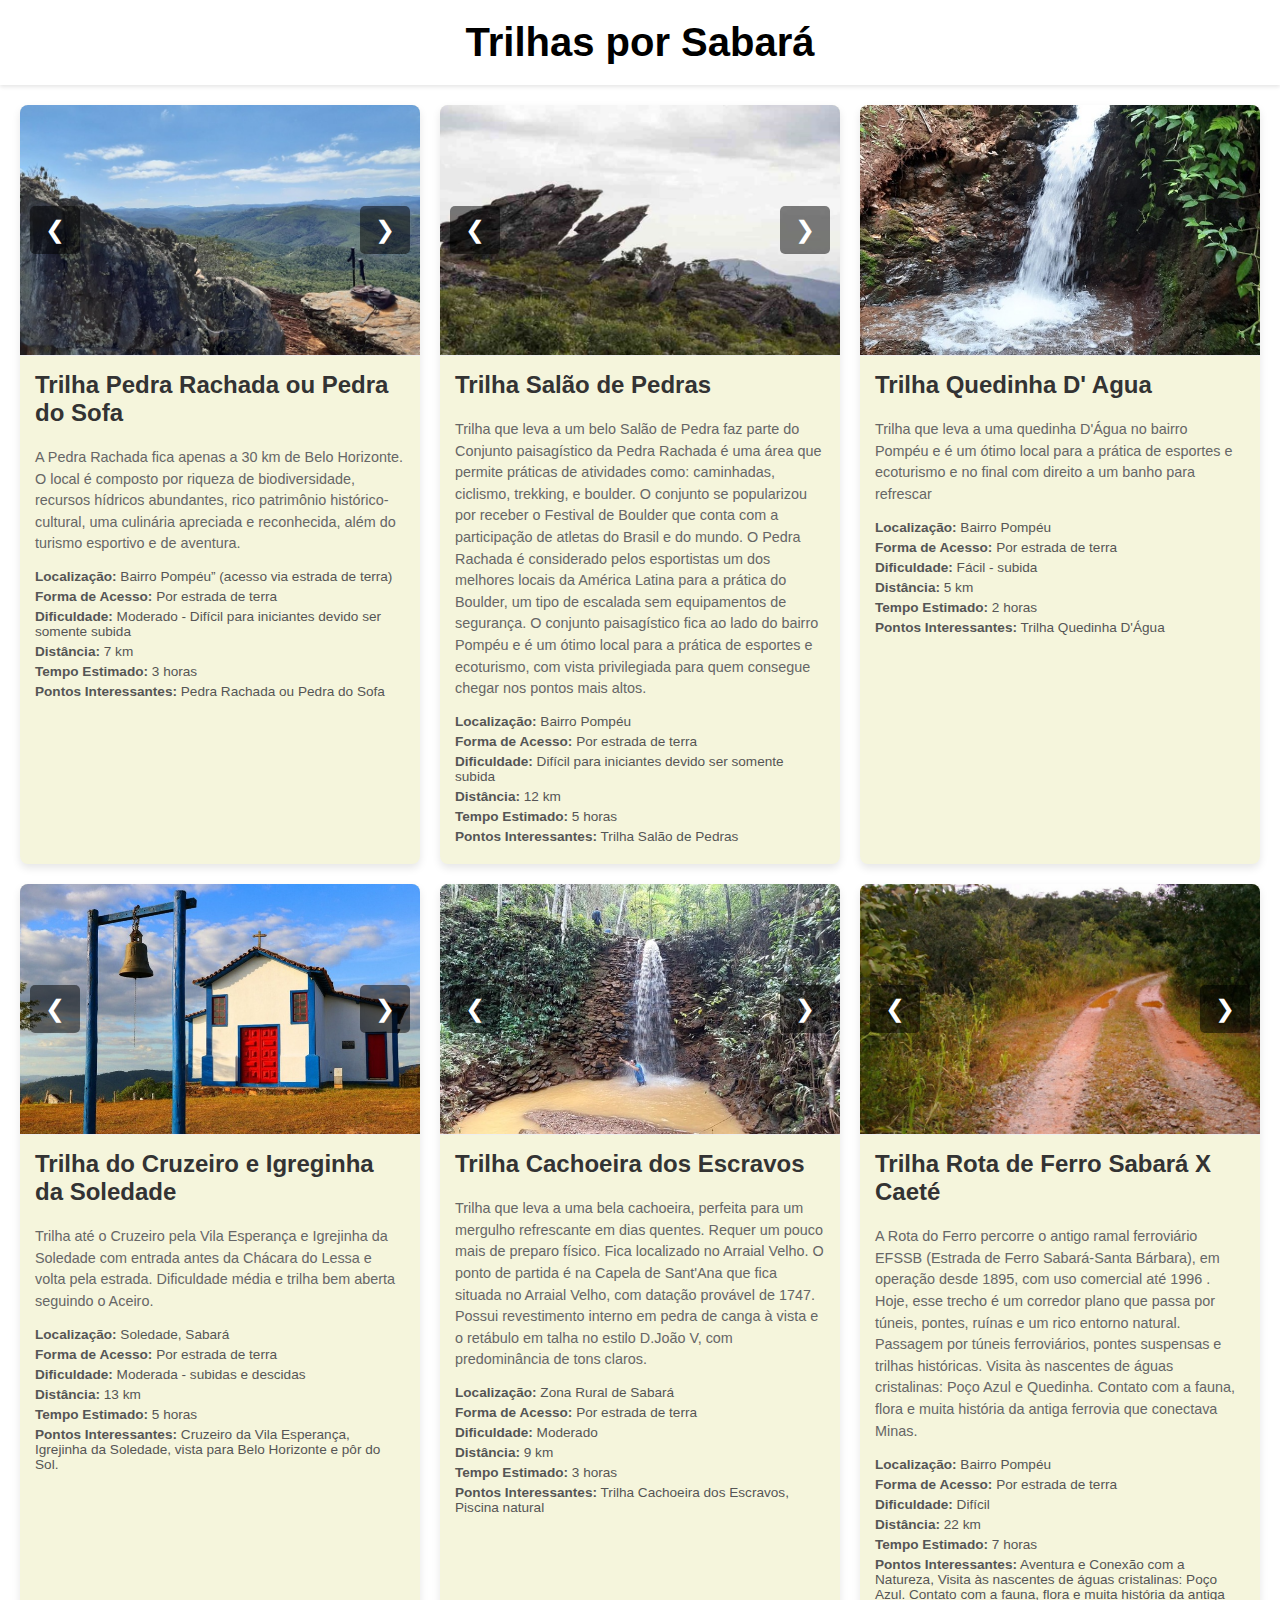
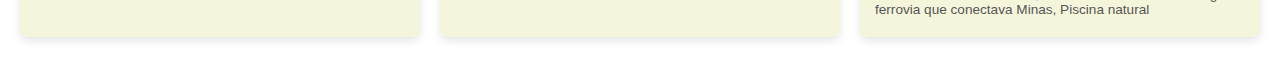
<file: index.html>
<!DOCTYPE html>
<html lang="pt-br">
<head>
  <meta charset="UTF-8">
  <meta name="viewport" content="width=device-width, initial-scale=1.0">
  <link rel="stylesheet" href="css/style.css">
  <title>Catálogo de Trilhas em Sabará</title>
  
</head>
<body>
  <header>
    <h1>Trilhas por Sabará</h1>
  </header>

  <main id="container-trilhas"></main>
  <script src="js/trilhas.js"></script>
  <script src="js/script.js"></script>
</body>
</html>
</file>
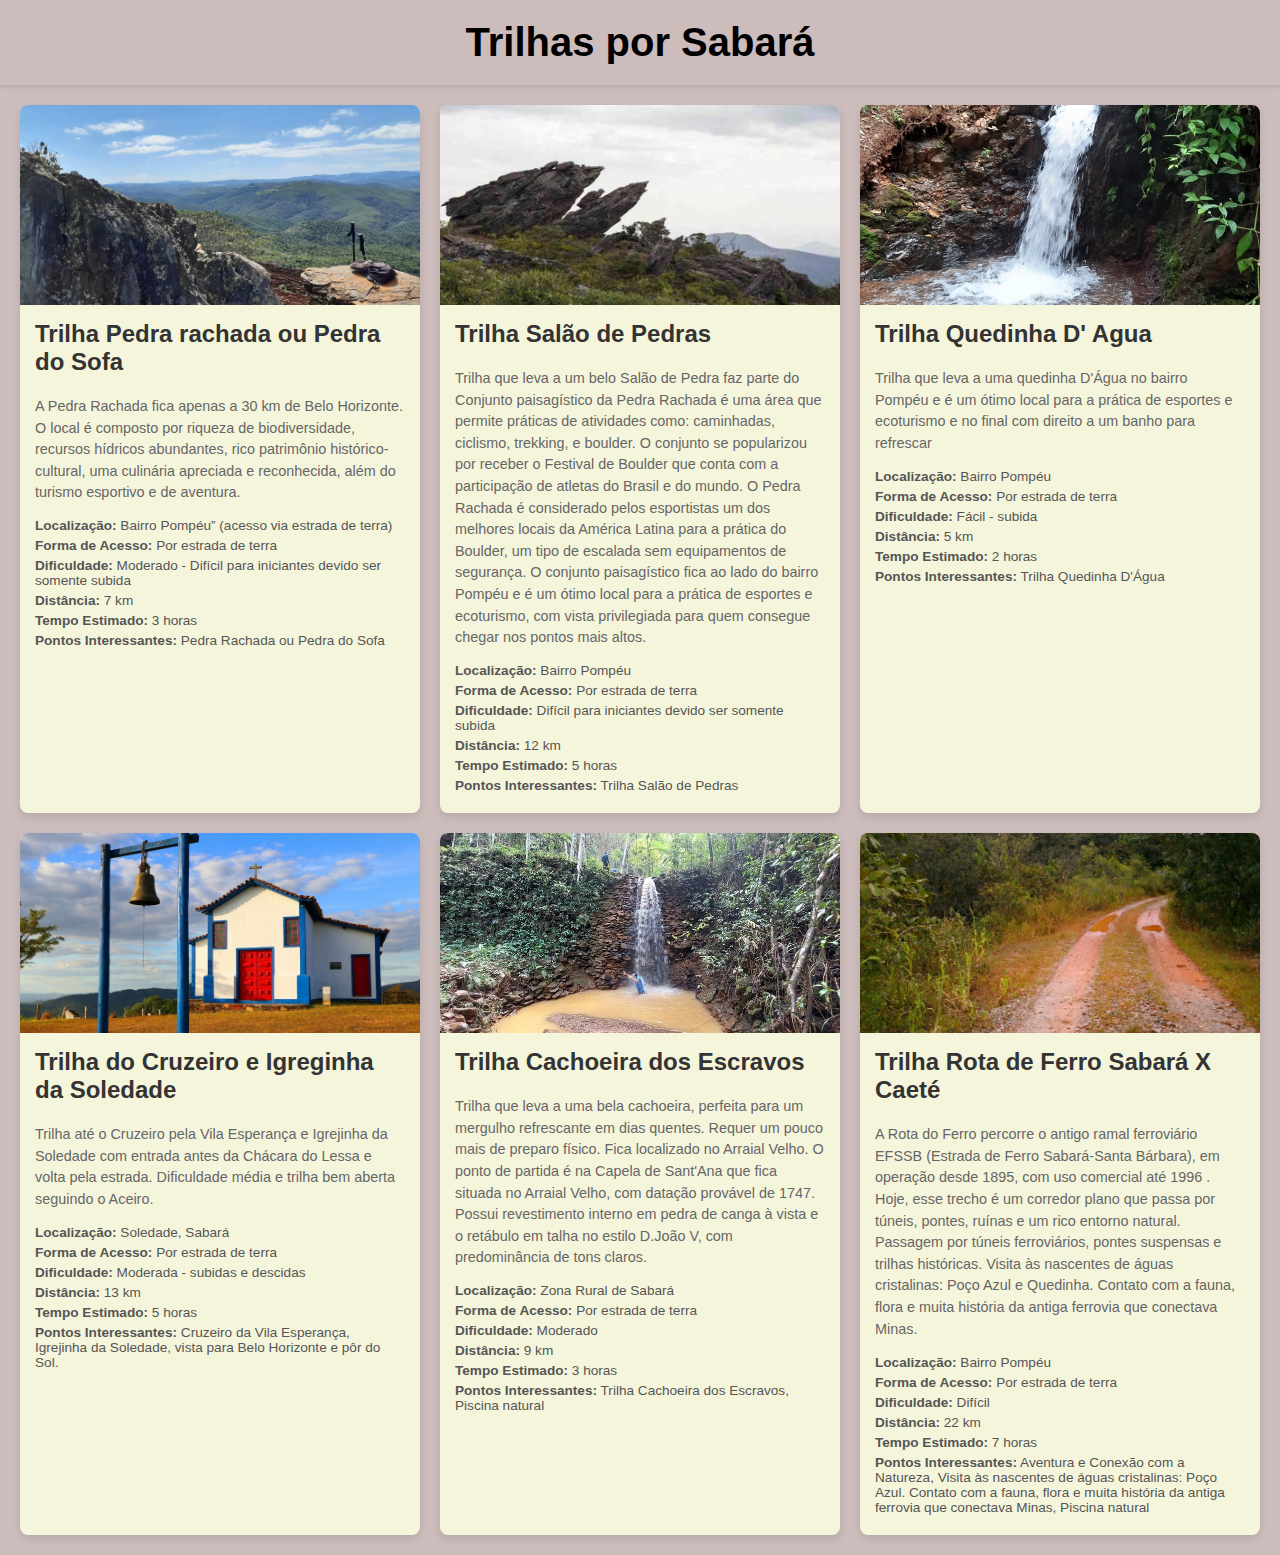
<file: CatalogoDeTrilhas/index.html>
<!DOCTYPE html>
<html lang="pt-br">
<head>
  <meta charset="UTF-8">
  <meta name="viewport" content="width=device-width, initial-scale=1.0">
  <link rel="stylesheet" href="css/style.css">
  <title>Catálogo de Trilhas em Sabará</title>
  
</head>
<body>
  <header>
    <h1>Trilhas por Sabará</h1>
  </header>

  <main id="container-trilhas"></main>
  <script src="js/trilhas.js"></script>
  <script src="js/script.js"></script>
</body>
</html>
</file>
<file: css/style.css>
body {
    font-family: Arial, sans-serif;
    margin: 0;
    padding: 0;
    background-color: rgb(255, 255, 255);
    color: #d3bdbd; /* Esta cor é para o texto do body, mas pode ser sobrescrita */
}

header {
    background-color:rgb(255, 255, 255);
    color: rgb(0, 0, 0);
    padding: 20px 0;
    text-align: center;
    box-shadow: 0 2px 4px rgba(0, 0, 0, 0.1);
}

header h1 {
    margin: 0;
    font-size: 2.5em;
    /* Se você for usar ícones SVG no h1, pode adicionar display: flex; e align-items: center; aqui */
    display: flex;
    align-items: center;
    justify-content: center; /* Para centralizar o texto e os ícones */
}

header p {
    margin-top: 5px;
    font-size: 1.1em;
}

/* Estilos para os ícones SVG no cabeçalho (se estiver usando) */
.icon-header {
    fill: #000000; /* Cor dos ícones, ajuste conforme sua paleta */
    width: 1em; /* Tamanho relativo ao font-size do h1 */
    height: 1em;
    margin: 0 10px; /* Espaçamento entre o ícone e o texto */
    vertical-align: middle; /* Ajuda a alinhar com o texto */
}

#container-trilhas {
    display: flex;
    flex-wrap: wrap;
    justify-content: center;
    padding: 20px;
    gap: 20px; /* Espaçamento entre as trilhas */
}

.trilha-card {
    background-color: #F5F5DC;
    border-radius: 8px;
    box-shadow: 0 4px 8px rgba(0, 0, 0, 0.1);
    width: 400px; /* Largura fixa para cada card */
    overflow: hidden; /* Importante para o carrossel */
    transition: transform 0.2s;
}

.trilha-card:hover {
    transform: translateY(-5px);
}

.trilha-info {
    padding: 15px;
    color: #333; /* Definindo uma cor mais legível para o texto das informações */
}

.trilha-info h2 {
    margin-top: 0;
    color: #333;
    font-size: 1.5em;
}

.trilha-info p {
    font-size: 0.9em;
    line-height: 1.5;
    color: #666;
}

.trilha-info .detalhes {
    margin-top: 10px;
    font-size: 0.85em;
    color: #555;
}

.trilha-info .detalhes span {
    display: block;
    margin-bottom: 5px;
}

/* --- ESTILOS PARA O CARROSSEL --- */

.carousel-container {
    position: relative; /* Essencial para posicionar os botões */
    width: 100%;
    height: 250px; /* Altura fixa para a área do carrossel dentro do card */
    overflow: hidden; /* Esconde as imagens que estão fora da visualização */
    border-bottom: 1px solid #eee; /* Uma linha sutil para separar a imagem do conteúdo */
}

.carousel-images-wrapper {
    display: flex; /* Permite que as imagens fiquem lado a lado */
    width: 100%;
    height: 100%;
    /* Não usaremos transform ou transições complexas aqui para manter a simplicidade */
}

.carousel-img {
    width: 100%; /* Cada imagem ocupa 100% da largura do wrapper */
    height: 100%;
    object-fit: cover; /* Garante que a imagem cubra o espaço sem distorcer */
    flex-shrink: 0; /* Impede que as imagens encolham */
    display: none; /* Por padrão, todas as imagens estão escondidas */
}

.carousel-img.active {
    display: block; /* Apenas a imagem com a classe 'active' é exibida */
}

.carousel-button {
    position: absolute; /* Posiciona os botões sobre as imagens */
    top: 50%; /* Centraliza verticalmente */
    transform: translateY(-50%); /* Ajuste fino para centralização vertical */
    background-color: rgba(0, 0, 0, 0.5); /* Fundo semi-transparente */
    color: white; /* Cor da seta */
    border: none;
    padding: 10px 15px;
    cursor: pointer;
    font-size: 1.5em; /* Tamanho da seta */
    z-index: 10; /* Garante que os botões fiquem acima das imagens */
    border-radius: 5px; /* Cantos arredondados */
    transition: background-color 0.3s ease; /* Transição suave no hover */
}

.carousel-button:hover {
    background-color: rgba(0, 0, 0, 0.8); /* Fundo mais escuro no hover */
}

.carousel-button.prev {
    left: 10px; /* Posição do botão anterior */
}

.carousel-button.next {
    right: 10px; /* Posição do botão próximo */
}
</file>
<file: CatalogoDeTrilhas/css/style.css>
body {
    font-family: Arial, sans-serif;
    margin: 0;
    padding: 0;
    background-color: rgb(204, 188, 188);
    color: #d3bdbd;
}

header {
    background-color:rgb(204, 188, 188);
    color: rgb(0, 0, 0);
    padding: 20px 0;
    text-align: center;
    box-shadow: 0 2px 4px rgba(0, 0, 0, 0.1);
}

header h1 {
    margin: 0;
    font-size: 2.5em;
    
}

header p {
    margin-top: 5px;
    font-size: 1.1em;
}

#container-trilhas {
    display: flex;
    flex-wrap: wrap;
    justify-content: center;
    padding: 20px;
    gap: 20px; /* Espaçamento entre as trilhas */
}

.trilha-card {
    background-color: #F5F5DC;
    border-radius: 8px;
    box-shadow: 0 4px 8px rgba(0, 0, 0, 0.1);
    width: 400px; /* Largura fixa para cada card */
    overflow: hidden;
    transition: transform 0.2s;
}

.trilha-card:hover {
    transform: translateY(-5px);
}

.trilha-card img {
    width: 100%;
    height: 200px; /* Altura fixa para as imagens */
    object-fit: cover; /* Garante que a imagem cubra o espaço sem distorcer */
    display: block;
}

.trilha-info {
    padding: 15px;
}

.trilha-info h2 {
    margin-top: 0;
    color: #333;
    font-size: 1.5em;
}

.trilha-info p {
    font-size: 0.9em;
    line-height: 1.5;
    color: #666;
}

.trilha-info .detalhes {
    margin-top: 10px;
    font-size: 0.85em;
    color: #555;
}

.trilha-info .detalhes span {
    display: block;
    margin-bottom: 5px;
}
</file>
